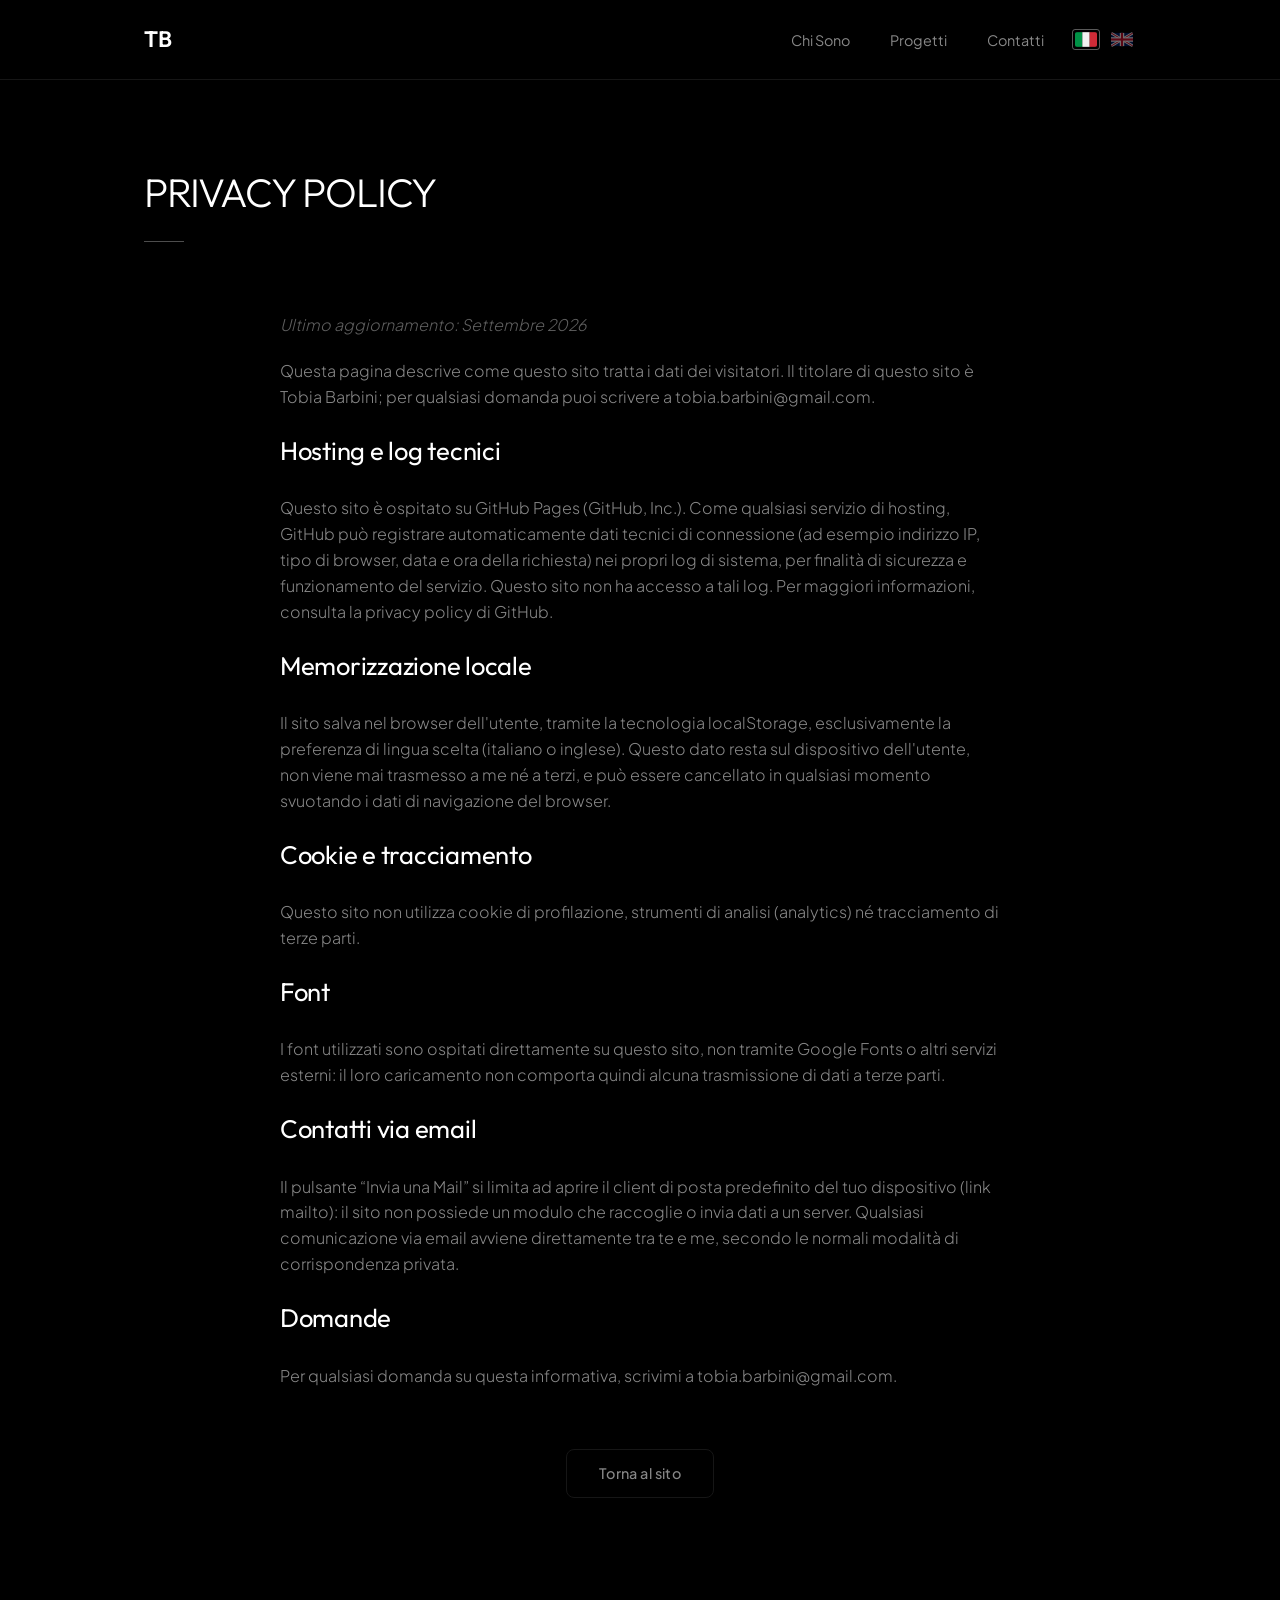
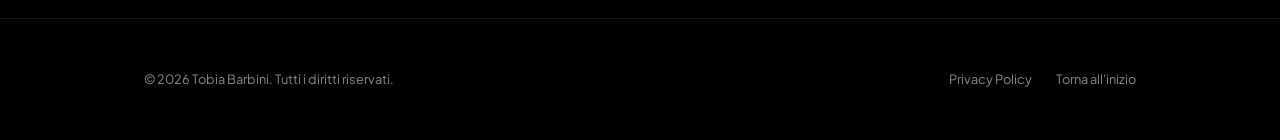
<file: privacy.html>
<!DOCTYPE html>
<html lang="it">
<head>
    <meta charset="UTF-8">
    <meta name="viewport" content="width=device-width, initial-scale=1.0">
    <title>Privacy Policy | Tobia Barbini</title>
    <meta name="description" content="Informativa sulla privacy del portfolio di Tobia Barbini: hosting, memorizzazione locale, cookie e contatti.">
    <meta name="author" content="Tobia Barbini">

    <!-- Stylesheet (Outfit + Plus Jakarta Sans are self-hosted via @font-face in here) -->
    <link rel="stylesheet" href="style.css">
</head>
<body data-page="privacy">

    <!-- Scroll Progress Indicator -->
    <div class="scroll-progress" id="scroll-progress"></div>

    <!-- Header / Navigation -->
    <header class="header">
        <div class="container header-container">
            <a href="index.html" class="logo" id="nav-logo">
                TB
            </a>

            <div class="header-actions">
                <nav class="nav" id="nav-menu">
                    <ul class="nav-list">
                        <li><a href="index.html#about" class="nav-link" data-i18n="nav.about">Chi Sono</a></li>
                        <li><a href="index.html#projects" class="nav-link" data-i18n="nav.projects">Progetti</a></li>
                        <li><a href="index.html#contact" class="nav-link" data-i18n="nav.contact">Contatti</a></li>
                    </ul>
                </nav>

                <div class="lang-switch" id="lang-switch">
                    <button class="lang-btn" data-lang="it" aria-label="Italiano" title="Italiano">
                        <svg viewBox="0 0 3 2" width="22" height="15" aria-hidden="true">
                            <rect width="1" height="2" x="0" fill="#009246"></rect>
                            <rect width="1" height="2" x="1" fill="#F1F2F1"></rect>
                            <rect width="1" height="2" x="2" fill="#CE2B37"></rect>
                        </svg>
                    </button>
                    <button class="lang-btn" data-lang="en" aria-label="English" title="English">
                        <svg viewBox="0 0 60 36" width="22" height="15" aria-hidden="true">
                            <rect width="60" height="36" fill="#012169"></rect>
                            <line x1="0" y1="0" x2="60" y2="36" stroke="#FFFFFF" stroke-width="7"></line>
                            <line x1="60" y1="0" x2="0" y2="36" stroke="#FFFFFF" stroke-width="7"></line>
                            <line x1="0" y1="0" x2="60" y2="36" stroke="#C8102E" stroke-width="3"></line>
                            <line x1="60" y1="0" x2="0" y2="36" stroke="#C8102E" stroke-width="3"></line>
                            <rect x="24" width="12" height="36" fill="#FFFFFF"></rect>
                            <rect y="12" width="60" height="12" fill="#FFFFFF"></rect>
                            <rect x="27" width="6" height="36" fill="#C8102E"></rect>
                            <rect y="15" width="60" height="6" fill="#C8102E"></rect>
                        </svg>
                    </button>
                </div>

                <button class="nav-toggle" aria-label="Apri menu" id="nav-toggle" data-i18n-aria="nav.openMenu">
                    <span class="hamburger"></span>
                </button>
            </div>
        </div>
    </header>

    <!-- Main Content -->
    <main>
        <section class="section" style="padding-top: 160px;">
            <div class="container">
                <div class="section-header">
                    <h1 class="section-title" data-i18n="privacy.pageTitle">Privacy Policy</h1>
                    <div class="section-divider"></div>
                </div>

                <div class="about-text" style="max-width: 720px; margin: 0 auto;">
                    <p data-i18n="privacy.updated" style="font-style: italic; opacity: 0.7;">Ultimo aggiornamento: Settembre 2026</p>
                    <p data-i18n="privacy.intro">Questa pagina descrive come questo sito tratta i dati dei visitatori. Il titolare di questo sito è Tobia Barbini; per qualsiasi domanda puoi scrivere a tobia.barbini@gmail.com.</p>

                    <h3 data-i18n="privacy.hostingTitle">Hosting e log tecnici</h3>
                    <p data-i18n="privacy.hostingText">Questo sito è ospitato su GitHub Pages (GitHub, Inc.). Come qualsiasi servizio di hosting, GitHub può registrare automaticamente dati tecnici di connessione (ad esempio indirizzo IP, tipo di browser, data e ora della richiesta) nei propri log di sistema, per finalità di sicurezza e funzionamento del servizio. Questo sito non ha accesso a tali log. Per maggiori informazioni, consulta la privacy policy di GitHub.</p>

                    <h3 data-i18n="privacy.localStorageTitle">Memorizzazione locale</h3>
                    <p data-i18n="privacy.localStorageText">Il sito salva nel browser dell'utente, tramite la tecnologia localStorage, esclusivamente la preferenza di lingua scelta (italiano o inglese). Questo dato resta sul dispositivo dell'utente, non viene mai trasmesso a me né a terzi, e può essere cancellato in qualsiasi momento svuotando i dati di navigazione del browser.</p>

                    <h3 data-i18n="privacy.cookiesTitle">Cookie e tracciamento</h3>
                    <p data-i18n="privacy.cookiesText">Questo sito non utilizza cookie di profilazione, strumenti di analisi (analytics) né tracciamento di terze parti.</p>

                    <h3 data-i18n="privacy.fontsTitle">Font</h3>
                    <p data-i18n="privacy.fontsText">I font utilizzati sono ospitati direttamente su questo sito, non tramite Google Fonts o altri servizi esterni: il loro caricamento non comporta quindi alcuna trasmissione di dati a terze parti.</p>

                    <h3 data-i18n="privacy.contactTitle">Contatti via email</h3>
                    <p data-i18n="privacy.contactText">Il pulsante &ldquo;Invia una Mail&rdquo; si limita ad aprire il client di posta predefinito del tuo dispositivo (link mailto): il sito non possiede un modulo che raccoglie o invia dati a un server. Qualsiasi comunicazione via email avviene direttamente tra te e me, secondo le normali modalità di corrispondenza privata.</p>

                    <h3 data-i18n="privacy.rightsTitle">Domande</h3>
                    <p data-i18n="privacy.rightsText">Per qualsiasi domanda su questa informativa, scrivimi a tobia.barbini@gmail.com.</p>
                </div>

                <div style="text-align: center; margin-top: 60px;">
                    <a href="index.html" class="btn btn-secondary" data-i18n="privacy.backHome">Torna al sito</a>
                </div>
            </div>
        </section>
    </main>

    <!-- Footer -->
    <footer class="footer">
        <div class="container footer-container">
            <p class="copyright">&copy; <span id="year">2026</span> Tobia Barbini. <span data-i18n="footer.rights">Tutti i diritti riservati.</span></p>
            <div class="footer-links">
                <a href="privacy.html" data-i18n="footer.privacy">Privacy Policy</a>
                <a href="index.html#hero" data-i18n="footer.backToTop">Torna all'inizio</a>
            </div>
        </div>
    </footer>

    <!-- Script -->
    <script src="script.js"></script>
</body>
</html>
</file>
<file: style.css>
/* --- Self-hosted fonts ---
   Previously loaded from Google Fonts (fonts.googleapis.com/fonts.gstatic.com),
   which sends every visitor's IP to Google before they've agreed to
   anything — self-hosting removes that entirely and drops one round-trip.
   Both are variable fonts, so one file each covers the whole 300-700
   weight range the site uses. */
@font-face {
    font-family: 'Outfit';
    src: url('fonts/outfit-variable.woff2') format('woff2-variations'), url('fonts/outfit-variable.woff2') format('woff2');
    font-weight: 300 700;
    font-style: normal;
    font-display: swap;
}
@font-face {
    font-family: 'Plus Jakarta Sans';
    src: url('fonts/plus-jakarta-sans-variable.woff2') format('woff2-variations'), url('fonts/plus-jakarta-sans-variable.woff2') format('woff2');
    font-weight: 300 700;
    font-style: normal;
    font-display: swap;
}

/* --- Reset & Variables --- */
:root {
    --color-bg: #000000;
    --color-bg-rgb: 0, 0, 0;
    --color-surface: #0a0a0a;
    --color-surface-hover: #121212;
    --color-border: #161616;
    --color-border-hover: #333333;
    
    /* Monochrome Palette (Absolutely no vibrant colors) */
    --color-text: #ffffff;
    --color-text-muted: #888888;
    --color-text-light: #cccccc;
    --color-accent: #ffffff;
    
    --font-sans: 'Plus Jakarta Sans', sans-serif;
    --font-display: 'Outfit', sans-serif;
    
    --transition-smooth: all 0.7s cubic-bezier(0.16, 1, 0.3, 1);
    --transition-fast: all 0.35s cubic-bezier(0.16, 1, 0.3, 1);
    
    --max-width: 1040px;
    --header-height: 80px;

    /* Card-style boxes (focus cards, spec cards, modal, wind banner, demo
       screenshots) share these so the whole site softens consistently. */
    --radius-md: 14px;
    --radius-sm: 8px;
}

*, *::before, *::after {
    box-sizing: border-box;
    margin: 0;
    padding: 0;
}

html {
    scroll-behavior: smooth;
    scroll-padding-top: var(--header-height);
}

body {
    background-color: var(--color-bg);
    color: var(--color-text);
    font-family: var(--font-sans);
    line-height: 1.62;
    overflow-x: hidden;
    -webkit-font-smoothing: antialiased;
}

/* Custom Selection */
::selection {
    background-color: rgba(255, 255, 255, 0.15);
    color: var(--color-text);
}

/* Scrollbar */
::-webkit-scrollbar {
    width: 6px;
}
::-webkit-scrollbar-track {
    background: var(--color-bg);
}
::-webkit-scrollbar-thumb {
    background: #1c1c1c;
    border-radius: 0;
}
::-webkit-scrollbar-thumb:hover {
    background: #2a2a2a;
}

a {
    color: inherit;
    text-decoration: none;
}

ul {
    list-style: none;
}

img {
    max-width: 100%;
    height: auto;
    display: block;
}

button, input, textarea {
    font-family: inherit;
    background: none;
    border: none;
    outline: none;
    color: inherit;
}

/* --- Layout Utilities --- */
.container {
    width: 100%;
    max-width: var(--max-width);
    margin: 0 auto;
    padding: 0 24px;
}

.section {
    padding: 120px 0;
    position: relative;
    border-bottom: 1px solid var(--color-border);
}

/* The hero is already a full 100vh block on its own, so stacking the
   standard 120px section padding on top of that left a lot of empty black
   space before "Chi Sono" appeared. Tightened for this one transition only. */
.about-section {
    padding-top: 60px;
}

.section:last-of-type {
    border-bottom: none;
}

.section-header {
    margin-bottom: 70px;
}

.section-title {
    font-family: var(--font-display);
    font-size: 2.5rem;
    font-weight: 300;
    letter-spacing: -0.03em;
    color: var(--color-text);
    margin-bottom: 16px;
    text-transform: uppercase;
}

.section-divider {
    width: 40px;
    height: 1px;
    background: var(--color-text);
    opacity: 0.3;
}

/* --- Scroll Progress Bar --- */
/* transform: scaleX is compositor-only (no layout/paint), so this tracks
   scroll perfectly smoothly even on long, content-heavy pages. */
.scroll-progress {
    position: fixed;
    top: 0;
    left: 0;
    height: 2px;
    width: 100%;
    background: linear-gradient(90deg, rgba(255, 255, 255, 0.35), #ffffff);
    z-index: 1100;
    pointer-events: none;
    transform: scaleX(0);
    transform-origin: left;
    will-change: transform;
}

/* --- Preloader --- */
.preloader {
    position: fixed;
    top: 0;
    left: 0;
    width: 100%;
    height: 100%;
    background-color: var(--color-bg);
    z-index: 9999;
    display: flex;
    justify-content: center;
    align-items: center;
    transition: opacity 0.8s cubic-bezier(0.16, 1, 0.3, 1), visibility 0.8s;
}

.preloader.fade-out {
    opacity: 0;
    visibility: hidden;
}

.loader-content {
    text-align: center;
    animation: loaderIn 0.9s cubic-bezier(0.16, 1, 0.3, 1);
}

@keyframes loaderIn {
    from { opacity: 0; transform: translateY(12px); }
    to { opacity: 1; transform: translateY(0); }
}

.loader-name {
    font-family: var(--font-display);
    font-size: 1.8rem;
    font-weight: 500;
    letter-spacing: 0.05em;
    text-transform: uppercase;
    color: var(--color-text);
    margin-bottom: 6px;
}

.loader-subtitle {
    font-family: var(--font-sans);
    font-size: 0.8rem;
    font-weight: 400;
    letter-spacing: 0.2em;
    text-transform: uppercase;
    color: var(--color-text-muted);
    margin-bottom: 24px;
}

.loader-bar-container {
    width: 120px;
    height: 1px;
    background-color: rgba(255, 255, 255, 0.08);
    margin: 0 auto;
    overflow: hidden;
    position: relative;
}

.loader-bar {
    width: 0%;
    height: 100%;
    background-color: var(--color-text);
    animation: loading 1.2s cubic-bezier(0.16, 1, 0.3, 1) forwards;
}

@keyframes loading {
    0% { width: 0%; }
    100% { width: 100%; }
}

/* --- Buttons --- */
.btn {
    display: inline-flex;
    align-items: center;
    justify-content: center;
    padding: 12px 32px;
    font-family: var(--font-sans);
    font-weight: 500;
    font-size: 0.9rem;
    cursor: pointer;
    border-radius: var(--radius-sm);
    transition: background-color 0.35s cubic-bezier(0.16, 1, 0.3, 1),
                color 0.35s cubic-bezier(0.16, 1, 0.3, 1),
                border-color 0.35s cubic-bezier(0.16, 1, 0.3, 1),
                box-shadow 0.35s cubic-bezier(0.16, 1, 0.3, 1),
                transform 0.25s cubic-bezier(0.16, 1, 0.3, 1);
    letter-spacing: 0.03em;
}

.btn:active {
    transform: scale(0.96) !important;
}

.btn-primary {
    background-color: var(--color-text);
    color: var(--color-bg);
    border: 1px solid var(--color-text);
}

.btn-primary:hover {
    background-color: transparent;
    color: var(--color-text);
    box-shadow: 0 10px 30px rgba(255, 255, 255, 0.1);
}

.btn-secondary {
    background-color: transparent;
    color: var(--color-text-muted);
    border: 1px solid var(--color-border);
}

.btn-secondary:hover {
    color: var(--color-text);
    border-color: var(--color-border-hover);
}

/* --- Header / Navigation --- */
.header {
    position: fixed;
    top: 0;
    left: 0;
    width: 100%;
    height: var(--header-height);
    background-color: rgba(0, 0, 0, 0.85);
    border-bottom: 1px solid var(--color-border);
    backdrop-filter: blur(12px);
    -webkit-backdrop-filter: blur(12px);
    z-index: 100;
    transition: var(--transition-smooth);
}

.header.header-scrolled {
    height: 60px;
    background-color: rgba(0, 0, 0, 0.95);
    border-bottom-color: rgba(255, 255, 255, 0.04);
}

.header-container {
    display: flex;
    justify-content: space-between;
    align-items: center;
    height: 100%;
}

.logo {
    font-family: var(--font-display);
    font-size: 1.4rem;
    font-weight: 600;
    letter-spacing: -0.01em;
    text-transform: uppercase;
    display: inline-block;
    transition: var(--transition-fast);
}

.logo:hover {
    transform: rotate(-6deg) scale(1.05);
    color: var(--color-text-muted);
}

.header-actions {
    display: flex;
    align-items: center;
    gap: 28px;
}

.lang-switch {
    display: flex;
    align-items: center;
    gap: 8px;
}

.lang-btn {
    display: inline-flex;
    padding: 2px;
    line-height: 0;
    border: 1px solid transparent;
    border-radius: 3px;
    cursor: pointer;
    opacity: 0.45;
    transition: var(--transition-fast);
}

.lang-btn svg {
    display: block;
    border-radius: 2px;
}

.lang-btn:hover {
    opacity: 0.8;
    transform: translateY(-1px);
}

.lang-btn.active {
    opacity: 1;
    border-color: rgba(255, 255, 255, 0.35);
}

.nav-toggle {
    display: none;
    cursor: pointer;
    z-index: 110;
}

.hamburger {
    display: block;
    width: 20px;
    height: 1px;
    background-color: var(--color-text);
    position: relative;
    transition: var(--transition-fast);
}

.hamburger::before, .hamburger::after {
    content: '';
    position: absolute;
    width: 100%;
    height: 100%;
    background-color: var(--color-text);
    transition: var(--transition-fast);
}

.hamburger::before { top: -5px; }
.hamburger::after { top: 5px; }

.nav-toggle.active .hamburger {
    background-color: transparent;
}
.nav-toggle.active .hamburger::before {
    transform: rotate(45deg);
    top: 0;
}
.nav-toggle.active .hamburger::after {
    transform: rotate(-45deg);
    top: 0;
}

.nav-list {
    display: flex;
    gap: 40px;
}

.nav-link {
    position: relative;
    font-family: var(--font-sans);
    font-weight: 400;
    font-size: 0.9rem;
    color: var(--color-text-muted);
    transition: var(--transition-fast);
    padding: 6px 0;
}

.nav-link::after {
    content: '';
    position: absolute;
    left: 0;
    bottom: 0;
    width: 100%;
    height: 1px;
    background-color: var(--color-text);
    transform: scaleX(0);
    transform-origin: right;
    transition: transform 0.4s cubic-bezier(0.16, 1, 0.3, 1);
}

.nav-link:hover {
    color: var(--color-text);
}

.nav-link:hover::after,
.nav-link.active-link::after {
    transform: scaleX(1);
    transform-origin: left;
}

.nav-link.active-link {
    color: var(--color-text);
}

/* --- Hero Section --- */
.hero-section {
    min-height: 100vh;
    display: flex;
    align-items: center;
    position: relative;
    padding-top: var(--header-height);
    overflow: hidden;
}

/* A fixed-size, pre-rendered glow that we move with transform (translate3d)
   instead of recalculating a gradient's center every mousemove — the former
   repaints the whole background each frame, the latter is compositor-only
   and stays smooth no matter how fast the cursor moves. */
.hero-glow {
    position: absolute;
    top: 0;
    left: 0;
    width: 600px;
    height: 600px;
    margin-left: -300px;
    margin-top: -300px;
    z-index: 0;
    pointer-events: none;
    border-radius: 50%;
    background: radial-gradient(circle, rgba(255, 255, 255, 0.08), transparent 65%);
    opacity: 0;
    transform: translate3d(50vw, 260px, 0);
    transition: opacity 0.4s ease;
    will-change: transform;
}

.hero-section:hover .hero-glow {
    opacity: 1;
}

/* filter: blur() visually bleeds well past the element's own box, by an
   amount that's hard to predict — so however this box was positioned
   against .hero-section's overflow:hidden, the clip line kept landing
   somewhere inside that still-bright bleed and showing a hard seam.
   A radial-gradient sidesteps the problem entirely: it reaches true,
   mathematical transparent() at 65% of the box's own radius. For that to
   actually clear the section edge, the distance from the gradient's center
   to that edge must stay above 65% of the radius — i.e. (radius - overhang)
   / radius >= 0.65, so overhang <= 0.35 * radius (kept comfortably under
   that here, 0.35 * radius). The floating animation below also drifts the
   box a little further out at its peak, which is small enough to stay
   inside that margin too. */
.hero-blob {
    position: absolute;
    z-index: 0;
    border-radius: 50%;
    background: radial-gradient(circle, rgba(255, 255, 255, 0.16), transparent 65%);
    pointer-events: none;
    animation: blobFloat 20s ease-in-out infinite;
}

.hero-blob-1 {
    width: 460px;
    height: 460px;
    top: -55px;
    left: -55px;
}

.hero-blob-2 {
    width: 440px;
    height: 440px;
    bottom: -50px;
    right: -50px;
    animation-delay: -10s;
}

@keyframes blobFloat {
    0%, 100% { transform: translate(0, 0) scale(1); }
    /* Kept small on purpose: this drift adds directly to whichever overhang
       is already closest to the safety margin above (top for blob-1, right
       for blob-2), so a bigger drift would need an even bigger circle to
       stay safely inside it. Scale doesn't have this problem — it grows the
       radius and the transparent-stop distance by the same factor, so the
       ratio between them (and therefore the safety margin) stays constant. */
    50% { transform: translate(14px, -12px) scale(1.12); }
}

.hero-content {
    position: relative;
    z-index: 1;
    max-width: 800px;
    margin: 0 auto;
    text-align: center;
}

.hero-tagline {
    display: inline-block;
    font-size: 0.8rem;
    font-weight: 500;
    letter-spacing: 0.15em;
    text-transform: uppercase;
    color: var(--color-text-muted);
    margin-bottom: 24px;
}

.hero-title {
    font-family: var(--font-display);
    font-size: 3.8rem;
    font-weight: 300;
    line-height: 1.18;
    letter-spacing: -0.03em;
    margin-bottom: 28px;
    color: var(--color-text-muted);
}

.hero-title .text-light {
    background: linear-gradient(90deg, #ffffff 0%, #888888 45%, #ffffff 100%);
    background-size: 200% auto;
    background-clip: text;
    -webkit-background-clip: text;
    -webkit-text-fill-color: transparent;
    color: var(--color-text);
    animation: textShine 7s linear infinite;
}

@keyframes textShine {
    to { background-position: -200% center; }
}

.hero-description {
    font-size: 1.15rem;
    color: var(--color-text-muted);
    margin-bottom: 48px;
    max-width: 600px;
    margin-left: auto;
    margin-right: auto;
    font-weight: 300;
}

.hero-cta {
    display: flex;
    gap: 16px;
    justify-content: center;
}

.scroll-down-btn {
    position: absolute;
    bottom: 50px;
    left: 50%;
    transform: translateX(-50%);
    color: var(--color-text-muted);
    display: flex;
    flex-direction: column;
    align-items: center;
    z-index: 2;
    animation: bounce 2s infinite;
    cursor: pointer;
    transition: var(--transition-fast);
}

.scroll-down-btn svg {
    width: 18px;
    height: 18px;
}

.scroll-down-btn:hover {
    color: var(--color-text);
}

@keyframes bounce {
    0%, 20%, 50%, 80%, 100% { transform: translate(-50%, 0); }
    40% { transform: translate(-50%, -6px); }
    60% { transform: translate(-50%, -3px); }
}

/* --- About Section --- */
/* Bio text is a single centered column, read top to bottom; Experience/
   Education/Languages live in their own full-width block below (see
   .experience-panel). */
.about-text {
    max-width: 720px;
    margin: 0 auto 60px;
}

.about-text h3 {
    font-family: var(--font-display);
    font-size: 1.6rem;
    font-weight: 400;
    margin-bottom: 24px;
    letter-spacing: -0.01em;
}

.about-text p {
    color: var(--color-text-muted);
    margin-bottom: 20px;
    font-weight: 300;
}

.journey-section h3 {
    font-family: var(--font-display);
    font-size: 1.6rem;
    font-weight: 400;
    margin-bottom: 24px;
    letter-spacing: -0.01em;
}

.journey-section {
    margin-top: 50px;
}

.journey-section:first-of-type {
    margin-top: 0;
}

.experience-panel {
    margin-bottom: 80px;
}

/* Collapsible Experience / Education accordions: the grid-template-rows
   0fr -> 1fr trick animates to the content's natural height with no JS
   measuring, so it stays smooth even as content, language or font-loading
   changes that height. overflow+min-height:0 on the inner wrapper is what
   lets the 0fr row actually collapse to zero instead of clamping to the
   content's min-content size. */
.journey-toggle {
    display: flex;
    align-items: center;
    justify-content: space-between;
    gap: 12px;
    width: 100%;
    cursor: pointer;
    font-family: var(--font-display);
    font-size: 1.6rem;
    font-weight: 400;
    letter-spacing: -0.01em;
    transition: color 0.3s cubic-bezier(0.16, 1, 0.3, 1);
}

.journey-toggle:hover {
    color: var(--color-text-muted);
}

.journey-toggle-icon {
    width: 20px;
    height: 20px;
    flex-shrink: 0;
    color: var(--color-text-muted);
    transition: transform 0.45s cubic-bezier(0.16, 1, 0.3, 1);
}

.journey-toggle[aria-expanded="true"] .journey-toggle-icon {
    transform: rotate(180deg);
}

.journey-collapse {
    display: grid;
    grid-template-rows: 0fr;
    transition: grid-template-rows 0.55s cubic-bezier(0.16, 1, 0.3, 1);
}

.journey-collapse.open {
    grid-template-rows: 1fr;
}

.journey-collapse-inner {
    overflow: hidden;
    min-height: 0;
}

.languages-list {
    display: flex;
    flex-wrap: wrap;
    gap: 10px;
    margin-top: 16px;
}

.lang-tag {
    font-size: 0.8rem;
    font-weight: 400;
    padding: 6px 14px;
    border: 1px solid var(--color-border);
    color: var(--color-text-light);
    transition: var(--transition-fast);
}

.lang-tag:hover {
    border-color: var(--color-border-hover);
    color: var(--color-text);
}

/* Languages, nested inside the Formazione & Certificazioni accordion */
.journey-languages {
    margin-top: 34px;
    padding-top: 26px;
    border-top: 1px solid var(--color-border);
}

.journey-languages h4 {
    font-family: var(--font-sans);
    font-size: 0.8rem;
    font-weight: 500;
    text-transform: uppercase;
    letter-spacing: 0.08em;
    color: var(--color-text-muted);
}

.journey-list {
    display: flex;
    flex-direction: column;
}

.journey-item {
    display: grid;
    grid-template-columns: 120px 1fr;
    gap: 20px;
    padding: 24px 0;
    border-bottom: 1px solid var(--color-border);
}

.journey-item:first-of-type {
    padding-top: 0;
}

.journey-item:last-of-type {
    border-bottom: none;
    padding-bottom: 0;
}

.journey-year {
    font-family: var(--font-display);
    font-size: 0.95rem;
    font-weight: 400;
    color: var(--color-text-muted);
    padding-top: 2px;
}

.journey-details h4 {
    font-family: var(--font-sans);
    font-size: 1.05rem;
    font-weight: 500;
    margin-bottom: 2px;
}

.journey-org {
    font-size: 0.85rem;
    color: var(--color-text-muted);
    margin-bottom: 8px;
}

.journey-desc {
    font-size: 0.85rem;
    color: var(--color-text-muted);
    font-weight: 300;
}

/* --- Focus Areas --- */
.focus-section {
    padding-top: 60px;
    border-top: 1px solid var(--color-border);
}

.focus-title {
    font-family: var(--font-display);
    font-size: 1.6rem;
    font-weight: 400;
    margin-bottom: 40px;
    letter-spacing: -0.01em;
}

/* Static grid: one card per area, no carousel mechanics. */
.focus-grid {
    display: grid;
    grid-template-columns: repeat(2, 1fr);
    gap: 24px;
}

.focus-card {
    border: 1px solid var(--color-border);
    border-radius: var(--radius-md);
    padding: 32px 28px;
    background: var(--color-surface);
    transition: transform 0.3s cubic-bezier(0.16, 1, 0.3, 1),
                border-color 0.3s ease,
                box-shadow 0.3s ease;
}

.focus-card:hover {
    transform: translateY(-4px);
    border-color: var(--color-border-hover);
    box-shadow: 0 14px 28px rgba(0, 0, 0, 0.35);
}

.focus-num {
    font-family: var(--font-display);
    font-size: 1.7rem;
    font-weight: 300;
    color: var(--color-text-muted);
    margin-bottom: 18px;
    opacity: 0.5;
}

.focus-card h4 {
    font-family: var(--font-sans);
    font-size: 1.15rem;
    font-weight: 500;
    margin-bottom: 12px;
}

.focus-card p {
    font-size: 0.9rem;
    color: var(--color-text-muted);
    font-weight: 300;
    line-height: 1.6;
}

/* --- Technical Skills --- */
.skills-section {
    padding-top: 60px;
    margin-top: 60px;
    border-top: 1px solid var(--color-border);
}

.skills-title {
    font-family: var(--font-display);
    font-size: 1.6rem;
    font-weight: 400;
    margin-bottom: 32px;
    letter-spacing: -0.01em;
}

.skills-groups {
    display: grid;
    grid-template-columns: repeat(3, 1fr);
    gap: 32px;
}

.skills-group h4 {
    font-family: var(--font-sans);
    font-size: 0.8rem;
    font-weight: 500;
    text-transform: uppercase;
    letter-spacing: 0.08em;
    color: var(--color-text-muted);
    margin-bottom: 16px;
}

.skills-tags {
    display: flex;
    flex-wrap: wrap;
    gap: 10px;
}

.skills-tags span {
    font-size: 0.85rem;
    font-weight: 300;
    color: var(--color-text-light);
    border: 1px solid var(--color-border);
    border-radius: var(--radius-sm);
    padding: 6px 14px;
    transition: var(--transition-fast);
}

.skills-tags span:hover {
    color: var(--color-text);
    border-color: var(--color-border-hover);
}

/* --- Projects Section --- */
.project-filters {
    display: flex;
    justify-content: flex-start;
    gap: 16px;
    margin-bottom: 60px;
}

.filter-btn {
    padding: 6px 18px;
    font-size: 0.85rem;
    font-weight: 400;
    border: 1px solid var(--color-border);
    cursor: pointer;
    transition: var(--transition-fast);
    color: var(--color-text-muted);
}

.filter-btn:hover {
    color: var(--color-text);
    border-color: var(--color-border-hover);
}

.filter-btn.active {
    color: var(--color-bg);
    background-color: var(--color-text);
    border-color: var(--color-text);
}

.projects-grid {
    display: grid;
    grid-template-columns: repeat(2, 1fr);
    gap: 24px;
}

.featured-project {
    max-width: 800px;
    margin: 0 auto;
    text-align: center;
}

.windrose-name {
    font-family: var(--font-display);
    font-size: 1.7rem;
    font-weight: 400;
    letter-spacing: -0.01em;
    margin-bottom: 14px;
}

.windrose-desc {
    max-width: 560px;
    margin: 0 auto 48px;
    color: var(--color-text-muted);
    font-size: 0.95rem;
    font-weight: 300;
    line-height: 1.7;
}

/* --- Rosa dei Venti (interactive project selector) ---
   Ported from rosa-dei-venti.html; scoped under .owr- to avoid collisions.
   Colors are intentionally on-brand for Ostro (blue/cyan), the one
   exception to the site's otherwise monochrome palette. */
.owr-wrapper {
    --owr-accent-a: #2b6ef5;
    --owr-accent-b: #22d3ee;
    --owr-inactive: #3a4457;
    --owr-inactive-text: #64748b;
    --owr-frame: rgba(56, 189, 248, 0.18);
    position: relative;
    width: clamp(300px, 62vw, 560px);
    aspect-ratio: 1 / 1;
    margin: 0 auto;
}

.owr-star-svg {
    position: absolute;
    inset: 0;
    width: 100%;
    height: 100%;
    overflow: visible;
}

.owr-frame-ring {
    position: absolute;
    inset: 1%;
    border-radius: 50%;
    border: 1px dashed var(--owr-frame);
    pointer-events: none;
    animation: owr-spin 100s linear infinite;
}
@keyframes owr-spin { from { transform: rotate(0deg); } to { transform: rotate(360deg); } }

.owr-core {
    position: absolute;
    top: 50%; left: 50%;
    width: 20%;
    aspect-ratio: 1/1;
    transform: translate(-50%, -50%);
    border-radius: 50%;
    background: radial-gradient(circle at 35% 30%, #0f1a2e, #060a12 70%);
    box-shadow: 0 0 0 1px rgba(56,189,248,0.25), 0 0 30px rgba(43,110,245,0.35);
    display: flex;
    align-items: center;
    justify-content: center;
    overflow: hidden;
    animation: owr-pulse 4s ease-in-out infinite;
    z-index: 3;
}
/* overflow: visible because the wind-line paths sit close to the icon's
   own viewBox edges — with the default clip, the drift animation below
   sliced them off sharply at that boundary. The circular .owr-core (with
   its own overflow: hidden) is the real clip edge, and there's plenty of
   margin between the icon and that circle for the drift to bleed into. */
.owr-core svg { width: 62%; height: 62%; overflow: visible; }

/* Wind Flow icon at the core: 3 gust lines drifting left-right on a loop,
   staggered so they read as one current of wind rather than 3 things
   moving in sync. Speeds up while the compass is being aimed
   (.owr-wrapper.is-aiming, set on hover/cursor-tracking — see script.js),
   and the core's own glow (below) intensifies with it, so the whole thing
   feels like it's responding to you.
   Note: no CSS `filter` here on purpose — a drop-shadow on an SVG shape
   forces the browser to composite it in its own rectangular layer, which
   showed up as a faint square edge against the circular core. */
.owr-wind-line {
    animation: owr-wind-blow 3s ease-in-out infinite;
}
.owr-wind-line--top { animation-delay: 0s; }
.owr-wind-line--mid { animation-delay: 0.25s; animation-duration: 2.6s; }
.owr-wind-line--bottom { animation-delay: 0.5s; }

.owr-wrapper.is-aiming .owr-wind-line {
    animation-duration: 1.1s;
}
.owr-wrapper.is-aiming .owr-wind-line--mid {
    animation-duration: 0.95s;
}

.owr-wrapper.is-aiming .owr-core {
    box-shadow: 0 0 0 1px rgba(56, 189, 248, 0.55), 0 0 46px rgba(43, 110, 245, 0.65);
}

@keyframes owr-wind-blow {
    0%, 100% { transform: translateX(-0.5px); opacity: 0.55; }
    50%      { transform: translateX(0.7px); opacity: 1; }
}
@keyframes owr-pulse {
    0%, 100% { box-shadow: 0 0 0 1px rgba(56,189,248,0.25), 0 0 26px rgba(43,110,245,0.3); }
    50%      { box-shadow: 0 0 0 1px rgba(56,189,248,0.45), 0 0 42px rgba(43,110,245,0.55); }
}

.owr-needle {
    position: absolute;
    top: 50%; left: 50%;
    width: 2px;
    height: 27%;
    transform-origin: 50% 100%;
    transform: translate(-50%, -100%) rotate(0deg);
    transition: transform 0.18s ease-out;
    animation: owr-needle-idle 6s ease-in-out infinite;
    pointer-events: none;
    z-index: 2;
}
.owr-wrapper.is-aiming .owr-needle { animation: none; }
.owr-needle::after {
    content: "";
    position: absolute;
    top: 0; left: 50%;
    width: 0; height: 0;
    transform: translateX(-50%);
    border-left: 4px solid transparent;
    border-right: 4px solid transparent;
    border-bottom: 10px solid var(--owr-accent-b);
    filter: drop-shadow(0 0 4px var(--owr-accent-b));
}
@keyframes owr-needle-idle {
    0%, 100% { transform: translate(-50%, -100%) rotate(-4deg); }
    50%      { transform: translate(-50%, -100%) rotate(4deg); }
}

.owr-spike-major {
    filter: drop-shadow(0 0 6px rgba(43,110,245,0.25));
}
.owr-spike-major.owr-spike-active {
    filter: drop-shadow(0 0 12px rgba(34,211,238,0.65));
}
.owr-spike-minor { opacity: 0.5; }

/* Degree ticks + intercardinal labels: purely decorative graduation,
   filling the empty ring between the spikes and the frame like a real
   compass card. No glow/filter on purpose — that's reserved for the
   interactive elements (needle, active point, wind icon). */
.owr-tick {
    stroke: var(--owr-inactive-text);
    stroke-width: 0.6;
    opacity: 0.45;
}

.owr-intercardinal-label {
    fill: var(--owr-inactive-text);
    font-family: var(--font-sans);
    font-size: 4.2px;
    font-weight: 600;
    letter-spacing: 0.03em;
    opacity: 0.55;
}

.owr-point {
    position: absolute;
    display: flex;
    flex-direction: column;
    align-items: center;
    gap: 6px;
    transform: translate(-50%, -50%);
    cursor: pointer;
    background: none;
    border: none;
    padding: 6px;
    font-family: inherit;
    opacity: 0;
    animation: owr-point-in 0.6s ease forwards;
    z-index: 4;
}
.owr-point:focus-visible .owr-dot {
    outline: 2px solid var(--owr-accent-b);
    outline-offset: 3px;
}
@keyframes owr-point-in {
    from { opacity: 0; transform: translate(-50%, -50%) scale(0.4); }
    to   { opacity: 1; transform: translate(-50%, -50%) scale(1); }
}

.owr-dot {
    width: 16px;
    height: 16px;
    border-radius: 50%;
    background: var(--owr-inactive);
    transition: transform 0.25s ease, box-shadow 0.25s ease, background 0.25s ease;
}
.owr-point--active .owr-dot {
    background: linear-gradient(135deg, var(--owr-accent-a), var(--owr-accent-b));
    box-shadow: 0 0 14px rgba(34, 211, 238, 0.7);
    animation: owr-dot-glow 2.4s ease-in-out infinite;
}
@keyframes owr-dot-glow {
    0%, 100% { box-shadow: 0 0 10px rgba(34, 211, 238, 0.55); }
    50%      { box-shadow: 0 0 22px rgba(34, 211, 238, 0.9); }
}
.owr-point:hover .owr-dot,
.owr-point:focus-visible .owr-dot {
    transform: scale(1.35);
}
.owr-point--inactive:hover .owr-dot {
    background: #4b5670;
}

.owr-label {
    font-size: clamp(0.78rem, 1.8vw, 1rem);
    font-weight: 600;
    color: #e2e8f0;
    letter-spacing: 0.02em;
    white-space: nowrap;
    transition: color 0.25s ease;
}
.owr-point--inactive .owr-label { color: var(--owr-inactive-text); }
.owr-point--active .owr-label { color: #7dd3fc; }
.owr-point--active:hover .owr-label,
.owr-point--active:focus-visible .owr-label { color: #fff; }

.owr-badge {
    font-size: 0.62rem;
    font-weight: 700;
    letter-spacing: 0.04em;
    padding: 1px 7px;
    border-radius: 999px;
    color: var(--owr-inactive-text);
    border: 1px solid #2a3345;
    background: rgba(255,255,255,0.02);
}
.owr-point--active .owr-badge {
    color: #0b1220;
    background: linear-gradient(135deg, var(--owr-accent-a), var(--owr-accent-b));
    border-color: transparent;
}

.owr-beam {
    position: absolute;
    top: 50%; left: 50%;
    height: 1px;
    width: 0;
    transform-origin: 0% 50%;
    background: linear-gradient(90deg, rgba(56,189,248,0.9), rgba(56,189,248,0));
    opacity: 0;
    transition: width 0.35s ease, opacity 0.35s ease;
    pointer-events: none;
    z-index: 1;
}

.owr-tooltip {
    position: absolute;
    bottom: calc(100% + 8px);
    left: 50%;
    transform: translateX(-50%) translateY(4px);
    background: #101827;
    border: 1px solid #263248;
    color: #cbd5e1;
    font-size: 0.72rem;
    padding: 5px 9px;
    border-radius: 6px;
    white-space: nowrap;
    opacity: 0;
    pointer-events: none;
    transition: opacity 0.2s ease, transform 0.2s ease;
}
.owr-point:hover .owr-tooltip,
.owr-point:focus-visible .owr-tooltip {
    opacity: 1;
    transform: translateX(-50%) translateY(0);
}

/* Wind info banner: a floating card describing whichever wind was
   clicked; for the active one (Ostro) it also links through to the full
   project specs modal. Always centered over the compass itself — same
   spot every time regardless of which wind triggered it — rather than
   anchored next to each point, which read as jumping around unpredictably
   between clicks. */
.owr-info-banner {
    position: absolute;
    top: 50%;
    left: 50%;
    z-index: 6;
    width: min(280px, 76vw);
    padding: 20px 22px;
    text-align: left;
    background: var(--color-surface);
    border: 1px solid var(--color-border);
    border-radius: var(--radius-md);
    box-shadow: 0 18px 40px rgba(0, 0, 0, 0.45);
    opacity: 0;
    visibility: hidden;
    pointer-events: none;
    transform: translate(-50%, -50%) scale(0.94);
    transition: opacity 0.35s cubic-bezier(0.16, 1, 0.3, 1),
                transform 0.35s cubic-bezier(0.16, 1, 0.3, 1),
                visibility 0.35s;
}

.owr-info-banner.open {
    opacity: 1;
    visibility: visible;
    pointer-events: auto;
    transform: translate(-50%, -50%) scale(1);
}

.owr-info-close {
    position: absolute;
    top: 12px;
    right: 12px;
    width: 24px;
    height: 24px;
    display: flex;
    align-items: center;
    justify-content: center;
    color: var(--color-text-muted);
    cursor: pointer;
    transition: var(--transition-fast);
}

.owr-info-close:hover {
    color: var(--color-text);
}

.owr-info-close svg {
    width: 15px;
    height: 15px;
}

.owr-info-badge {
    display: inline-block;
    font-size: 0.65rem;
    font-weight: 700;
    letter-spacing: 0.05em;
    padding: 2px 9px;
    border-radius: 999px;
    color: var(--owr-inactive-text, var(--color-text-muted));
    border: 1px solid var(--color-border);
    margin-bottom: 10px;
}

.owr-info-title {
    font-family: var(--font-display);
    font-size: 1.15rem;
    font-weight: 400;
    margin-bottom: 10px;
    padding-right: 18px;
}

.owr-info-desc {
    font-size: 0.85rem;
    color: var(--color-text-muted);
    font-weight: 300;
    line-height: 1.6;
}

.owr-info-note {
    font-size: 0.75rem;
    color: var(--color-text-muted);
    font-weight: 300;
    font-style: italic;
    margin-top: 12px;
}

.owr-info-note:empty,
.owr-info-cta:empty {
    display: none;
}

.owr-info-cta {
    margin-top: 18px;
    padding: 10px 22px;
    font-size: 0.85rem;
}

@media (prefers-reduced-motion: reduce) {
    .owr-frame-ring, .owr-core, .owr-needle,
    .owr-wind-line, .owr-point--active .owr-dot {
        animation: none !important;
    }
}

.project-card {
    background: var(--color-surface);
    border: 1px solid var(--color-border);
    padding: 40px;
    display: flex;
    flex-direction: column;
    justify-content: space-between;
    min-height: 290px;
    cursor: pointer;
    transition: var(--transition-smooth);
    transform-style: preserve-3d;
    will-change: transform;
}

.project-card:hover {
    border-color: var(--color-border-hover);
    transform: translateY(-4px);
}

.project-card-header {
    margin-bottom: 24px;
}

.project-tag {
    font-size: 0.7rem;
    font-weight: 500;
    text-transform: uppercase;
    letter-spacing: 0.1em;
    color: var(--color-text-muted);
    border-bottom: 1px solid rgba(255, 255, 255, 0.1);
    padding-bottom: 4px;
}

.project-card-body {
    margin-bottom: 30px;
}

.project-title {
    font-family: var(--font-display);
    font-size: 1.6rem;
    font-weight: 400;
    margin-bottom: 10px;
    letter-spacing: -0.01em;
}

.project-summary {
    color: var(--color-text-muted);
    font-size: 0.9rem;
    font-weight: 300;
    margin-bottom: 20px;
}

.project-meta-line {
    font-size: 0.8rem;
    color: var(--color-text-muted);
    opacity: 0.7;
    font-weight: 300;
}

.project-card-footer {
    margin-top: auto;
}

.view-details-link {
    font-size: 0.85rem;
    font-weight: 400;
    display: inline-flex;
    align-items: center;
    gap: 6px;
    color: var(--color-text-muted);
    transition: var(--transition-fast);
}

.view-details-link svg {
    width: 14px;
    height: 14px;
    transition: transform 0.3s ease;
}

.project-card:hover .view-details-link {
    color: var(--color-text);
}

.project-card:hover .view-details-link svg {
    transform: translateX(4px);
}

/* --- Contact Section --- */
/* --- Contact Section --- */
.contact-simple {
    max-width: 650px;
    margin: 0 auto;
    text-align: center;
}

.contact-lead {
    font-size: 1.2rem;
    color: var(--color-text-muted);
    margin-bottom: 40px;
    font-weight: 300;
    line-height: 1.7;
}

.contact-buttons {
    display: flex;
    gap: 16px;
    justify-content: center;
    flex-wrap: wrap;
}

/* --- Footer --- */
.footer {
    border-top: 1px solid var(--color-border);
    padding: 50px 0;
    font-size: 0.8rem;
    color: var(--color-text-muted);
}

.footer-container {
    display: flex;
    justify-content: space-between;
    align-items: center;
}

.footer-links {
    display: flex;
    gap: 24px;
}

.footer-links a {
    transition: var(--transition-fast);
}

.footer-links a:hover {
    color: var(--color-text);
}

/* --- Modal Dialog --- */
.modal {
    position: fixed;
    top: 0;
    left: 0;
    width: 100%;
    height: 100%;
    z-index: 1000;
    display: flex;
    align-items: center;
    justify-content: center;
    opacity: 0;
    visibility: hidden;
    transition: opacity 0.4s cubic-bezier(0.16, 1, 0.3, 1), visibility 0.4s;
}

.modal.open {
    opacity: 1;
    visibility: visible;
}

.modal-overlay {
    position: absolute;
    top: 0;
    left: 0;
    width: 100%;
    height: 100%;
    background-color: rgba(0, 0, 0, 0.9);
}

.modal-wrapper {
    position: relative;
    z-index: 1002;
    width: 90%;
    max-width: 640px;
    transform: translateY(15px) scale(0.96);
    transition: transform 0.5s cubic-bezier(0.16, 1, 0.3, 1), max-width 0.3s ease;
}

.modal.open .modal-wrapper {
    transform: translateY(0) scale(1);
}

/* On desktop the modal has room to breathe: wider, so the demo screenshots
   (full browser captures) are actually legible instead of shrunk to ~600px. */
@media (min-width: 860px) {
    .modal-wrapper { max-width: 780px; }
}
@media (min-width: 1180px) {
    .modal-wrapper { max-width: 980px; }
}
@media (min-width: 1500px) {
    .modal-wrapper { max-width: 1140px; }
}

.modal-container {
    background: #080808;
    border: 1px solid var(--color-border);
    border-radius: var(--radius-md);
    max-height: 85vh;
    overflow-y: auto;
    position: relative;
    padding: 50px;
}

.modal-close {
    position: absolute;
    top: 24px;
    right: 24px;
    width: 32px;
    height: 32px;
    display: flex;
    justify-content: center;
    align-items: center;
    cursor: pointer;
    color: var(--color-text-muted);
    transition: var(--transition-fast);
}

.modal-close:hover {
    color: var(--color-text);
}

.modal-close svg {
    width: 18px;
    height: 18px;
}

.modal-detail-tag {
    display: inline-block;
    font-size: 0.75rem;
    font-weight: 500;
    text-transform: uppercase;
    letter-spacing: 0.1em;
    color: var(--color-text-muted);
    margin-bottom: 12px;
    border-bottom: 1px solid rgba(255, 255, 255, 0.15);
    padding-bottom: 4px;
}

.modal-detail-title {
    font-family: var(--font-display);
    font-size: 2.2rem;
    font-weight: 300;
    margin-bottom: 24px;
    letter-spacing: -0.02em;
}

.modal-detail-desc {
    color: var(--color-text-muted);
    margin-bottom: 36px;
    font-size: 0.95rem;
    line-height: 1.65;
    font-weight: 300;
}

.modal-meta-grid {
    display: grid;
    grid-template-columns: 1fr 1fr;
    gap: 30px;
    margin-bottom: 40px;
    border-top: 1px solid var(--color-border);
    border-bottom: 1px solid var(--color-border);
    padding: 30px 0;
}

.modal-meta-item h5 {
    font-family: var(--font-sans);
    font-size: 0.75rem;
    text-transform: uppercase;
    letter-spacing: 0.1em;
    color: var(--color-text-muted);
    margin-bottom: 6px;
}

.modal-meta-item p {
    font-size: 0.9rem;
    color: var(--color-text-light);
}

.modal-tech-list {
    display: flex;
    flex-wrap: wrap;
    gap: 8px;
}

.modal-tech-list span {
    font-size: 0.75rem;
    color: var(--color-text-light);
    border: 1px solid var(--color-border);
    padding: 2px 10px;
}

.modal-detail-tagline {
    font-family: var(--font-display);
    font-size: 1.05rem;
    font-style: italic;
    color: var(--color-text-muted);
    margin-bottom: 32px;
}

/* Ostro specs: floating flip cards, one per topic — front shows just the
   title, a click/tap/Enter flips it to reveal the paragraph on the back. */
.spec-cards {
    display: grid;
    grid-template-columns: repeat(2, 1fr);
    gap: 26px;
    margin-bottom: 40px;
    perspective: 1400px;
}

@media (max-width: 700px) {
    .spec-cards {
        grid-template-columns: 1fr;
    }
}

.spec-card {
    position: relative;
    height: 230px;
    cursor: pointer;
    outline: none;
    /* Entrance: fades/slides in on its own (staggered per-card delay set
       inline in script.js) whenever the specs view renders, so the modal
       doesn't just dump 4 flat boxes on screen at once. `backwards` holds
       the 0% keyframe (invisible) until the delay elapses. */
    animation: spec-card-in 0.55s cubic-bezier(0.16, 1, 0.3, 1) backwards;
    transition: transform 0.3s cubic-bezier(0.16, 1, 0.3, 1);
}

/* Lifts on hover/focus — on .spec-card itself, not .spec-card-inner, so it
   composes cleanly with that element's own flip rotation instead of
   fighting over the same transform. */
.spec-card:hover,
.spec-card:focus-visible {
    transform: translateY(-6px);
}

@keyframes spec-card-in {
    from { opacity: 0; transform: translateY(18px); }
    to   { opacity: 1; transform: translateY(0); }
}

.spec-card-inner {
    position: relative;
    width: 100%;
    height: 100%;
    transition: transform 0.65s cubic-bezier(0.16, 1, 0.3, 1);
    transform-style: preserve-3d;
}

.spec-card.flipped .spec-card-inner {
    transform: rotateY(180deg);
}

.spec-card-face {
    position: absolute;
    inset: 0;
    display: flex;
    flex-direction: column;
    border: 1px solid var(--color-border);
    border-radius: var(--radius-md);
    background: var(--color-surface);
    padding: 22px 22px;
    backface-visibility: hidden;
    transition: border-color 0.3s ease, box-shadow 0.3s ease;
}

.spec-card:hover .spec-card-face,
.spec-card:focus-visible .spec-card-face {
    border-color: var(--color-border-hover);
    box-shadow: 0 14px 28px rgba(0, 0, 0, 0.4);
}

.spec-card-front {
    align-items: center;
    justify-content: center;
    text-align: center;
    gap: 10px;
}

.spec-card-num {
    font-family: var(--font-display);
    font-size: 1.3rem;
    font-weight: 300;
    color: var(--color-text-muted);
    opacity: 0.55;
}

.spec-card-front h5 {
    font-family: var(--font-sans);
    font-size: 1rem;
    font-weight: 500;
    color: var(--color-text);
    line-height: 1.4;
}

.spec-card-hint {
    font-size: 0.65rem;
    text-transform: uppercase;
    letter-spacing: 0.08em;
    color: var(--color-text-muted);
    opacity: 0.5;
}

.spec-card-back {
    transform: rotateY(180deg);
    /* flex-start, not center: with overflow-y:auto, a centered flex child
       taller than its box overflows equally above AND below — scrollTop:0
       then lands you mid-text with the opening line already scrolled past
       and unreachable. Top-aligned content always starts, well, at the
       start. The card is now sized to fit every card's text anyway (see
       the mobile height above), so this is a safety net for edge cases
       (very long translations, larger accessibility font sizes), not the
       everyday behavior. */
    justify-content: flex-start;
    overflow-y: auto;
}

.spec-card-back p {
    font-size: 0.85rem;
    color: var(--color-text-muted);
    font-weight: 300;
    line-height: 1.55;
}

.spec-card-list {
    list-style: none;
    display: flex;
    flex-direction: column;
    gap: 8px;
}

.spec-card-list li {
    font-size: 0.8rem;
    color: var(--color-text-muted);
    font-weight: 300;
    line-height: 1.5;
}

.spec-card-list strong {
    color: var(--color-text-light);
    font-weight: 500;
}

/* Ostro demo: five plain screenshots, no captions. */
.demo-screens {
    display: flex;
    flex-direction: column;
    gap: 28px;
    margin-bottom: 40px;
}

.demo-screen-wrapper {
    border: 1px solid var(--color-border);
    border-radius: var(--radius-sm);
    padding: 10px;
    background: #050505;
    cursor: zoom-in;
    transition: border-color 0.3s ease;
}

.demo-screen-wrapper:hover,
.demo-screen-wrapper:focus-visible {
    border-color: var(--color-border-hover);
    outline: none;
}

.demo-screen-wrapper img {
    width: 100%;
    height: auto;
    display: block;
}

/* Screenshot lightbox: full-screen view of a clicked demo screenshot. */
.lightbox {
    position: fixed;
    inset: 0;
    z-index: 2000;
    display: flex;
    align-items: center;
    justify-content: center;
    padding: 40px;
    opacity: 0;
    visibility: hidden;
    transition: opacity 0.35s cubic-bezier(0.16, 1, 0.3, 1), visibility 0.35s;
}

.lightbox.open {
    opacity: 1;
    visibility: visible;
}

.lightbox-overlay {
    position: absolute;
    inset: 0;
    background-color: rgba(0, 0, 0, 0.95);
}

.lightbox-img {
    position: relative;
    max-width: 100%;
    max-height: 100%;
    width: auto;
    height: auto;
    object-fit: contain;
    border: 1px solid var(--color-border);
    border-radius: var(--radius-sm);
    transform: scale(0.96);
    transition: transform 0.35s cubic-bezier(0.16, 1, 0.3, 1);
}

.lightbox.open .lightbox-img {
    transform: scale(1);
}

.lightbox-close {
    position: fixed;
    top: 24px;
    right: 24px;
    z-index: 2001;
    width: 40px;
    height: 40px;
    display: flex;
    align-items: center;
    justify-content: center;
    color: var(--color-text-muted);
    cursor: pointer;
    transition: var(--transition-fast);
}

.lightbox-close:hover {
    color: var(--color-text);
}

.lightbox-close svg {
    width: 20px;
    height: 20px;
}

/* Rotate hint: these screenshots are wide desktop UI, so on a narrow
   portrait phone even "full screen" keeps them small and hard to read
   (constrained by width, not height). Hidden everywhere else — shown only
   when both conditions hold, and it disappears live if the phone is
   actually rotated, since the media query re-evaluates automatically. */
.lightbox-rotate-hint {
    display: none;
}

@media (max-width: 768px) and (orientation: portrait) {
    .lightbox-rotate-hint {
        display: block;
        position: absolute;
        left: 50%;
        bottom: 24px;
        transform: translateX(-50%);
        color: var(--color-text-muted);
        font-size: 0.8rem;
        text-align: center;
        white-space: nowrap;
    }
}

.modal-btn-row {
    display: flex;
    gap: 16px;
    flex-wrap: wrap;
}

/* --- Scroll Animations (Reveal on Scroll) --- */
/* Only opacity/transform animate here (GPU-composited, no repaint) so the
   staggered reveal of many elements at once — focus cards, journey items,
   language tags — stays at a steady frame rate instead of stuttering.
   border/color transitions keep their own fast timing so hovers still feel snappy. */
.reveal-item {
    opacity: 0;
    transform: translateY(26px);
    transition: opacity 0.9s cubic-bezier(0.16, 1, 0.3, 1),
                transform 0.9s cubic-bezier(0.16, 1, 0.3, 1),
                border-color 0.35s cubic-bezier(0.16, 1, 0.3, 1),
                color 0.35s cubic-bezier(0.16, 1, 0.3, 1),
                background-color 0.35s cubic-bezier(0.16, 1, 0.3, 1);
    will-change: opacity, transform;
}

.reveal-item.revealed {
    opacity: 1;
    transform: translateY(0);
}

/* Per-group stagger delays are assigned dynamically in script.js */

/* --- Responsive Styling --- */
@media (max-width: 992px) {
    .section {
        padding: 90px 0;
    }
    
    .hero-title {
        font-size: 3rem;
    }
    
    .contact-grid {
        grid-template-columns: 1fr;
        gap: 50px;
    }
}

@media (max-width: 768px) {
    :root {
        --header-height: 70px;
    }
    
    .section {
        padding: 80px 0;
    }
    
    .header-actions {
        gap: 14px;
    }

    .nav-toggle {
        display: block;
    }

    .nav {
        position: fixed;
        top: 0;
        right: -100%;
        width: 80%;
        max-width: 320px;
        height: 100vh;
        background-color: #050505;
        border-left: 1px solid var(--color-border);
        box-shadow: -10px 0 40px rgba(0, 0, 0, 0.8);
        z-index: 105;
        padding: 100px 40px;
        transition: right 0.5s cubic-bezier(0.16, 1, 0.3, 1);
    }
    
    .nav.open {
        right: 0;
    }
    
    .nav-list {
        flex-direction: column;
        gap: 32px;
    }
    
    .nav-link {
        font-size: 1.1rem;
    }
    
    .hero-title {
        font-size: 2.3rem;
    }
    
    .hero-description {
        font-size: 1rem;
    }
    
    .projects-grid {
        grid-template-columns: 1fr;
    }
    
    .focus-grid {
        grid-template-columns: 1fr;
    }

    .focus-card {
        padding: 28px 22px;
    }

    .skills-groups {
        grid-template-columns: 1fr;
        gap: 28px;
    }

    /* Sized per card, not uniformly: text length varies a lot between
       sections, and a single height tall enough for the longest one
       ("Contesto"/"Context") left a lot of empty space under the shorter
       cards. Each value covers the longer of the IT/EN copy for that card
       (measured) plus a small buffer, so the internal scroll on
       .spec-card-back is never needed on phones. Placed in this later
       media query (not right after the base .spec-card rule) so it
       actually wins the cascade instead of being silently overridden by
       it. */
    .spec-card:nth-child(1) {
        height: 355px;
    }

    .spec-card:nth-child(2) {
        height: 290px;
    }

    .spec-card:nth-child(3) {
        height: 270px;
    }

    .spec-card:nth-child(4) {
        height: 285px;
    }

    .journey-item {
        grid-template-columns: 1fr;
        gap: 8px;
    }
    
    .journey-year {
        padding-top: 0;
        font-size: 0.85rem;
    }
    
    .modal-container {
        padding: 40px 24px;
    }
    
    .modal-meta-grid {
        grid-template-columns: 1fr;
        gap: 24px;
    }
    
    .footer-container {
        flex-direction: column;
        gap: 16px;
        text-align: center;
    }
}

/* --- Reduced Motion: soften, don't eliminate ---
   Placed last so it wins the cascade against the component rules above it
   (same specificity, later source order). Ambient motion that never stops —
   the blob drift, the hero title's shimmer, the scroll-cue bounce, the
   cursor-chasing spotlight — is exactly the kind of thing that can trigger
   real discomfort for people with vestibular disorders, so that's switched
   off entirely. Functional micro-interactions (hovers, reveal-on-scroll,
   the modal) stay, just shorter and with less travel distance. The cursor
   spotlight, magnetic buttons and card tilt are additionally skipped at the
   JS level (see script.js) since they only exist as mouse-driven motion. */
@media (prefers-reduced-motion: reduce) {
    html {
        scroll-behavior: auto;
    }

    .hero-blob,
    .hero-title .text-light,
    .scroll-down-btn,
    .spec-card {
        animation: none;
    }

    .hero-glow {
        display: none;
    }

    .reveal-item {
        transform: translateY(8px);
    }

    .reveal-item,
    .modal-wrapper,
    .project-card,
    .focus-card,
    .btn,
    .logo,
    .spec-card,
    .spec-card-inner,
    .owr-info-banner,
    .lightbox-img {
        transition-duration: 0.25s;
    }
}
</file>
